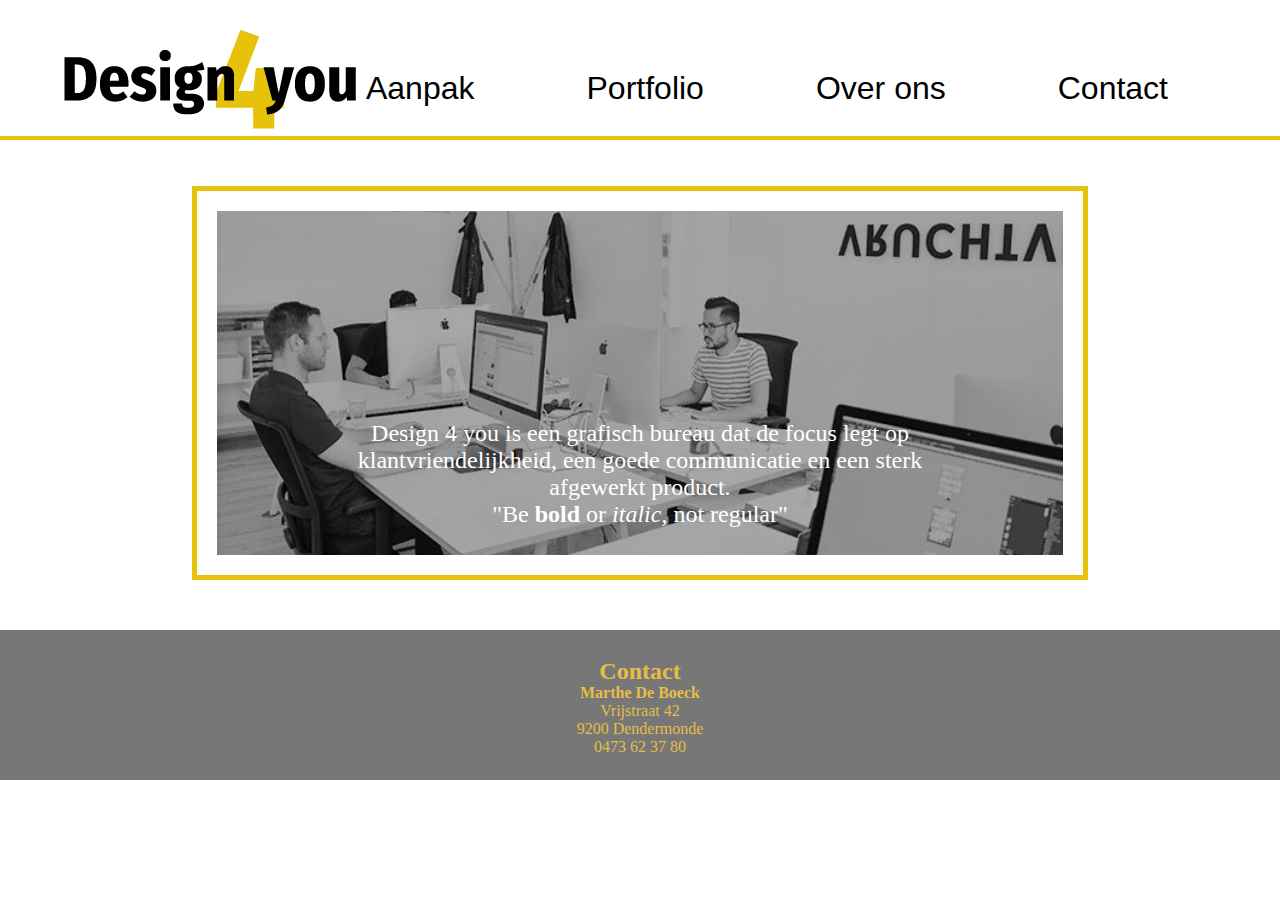
<file: index.html>
<!DOCTYPE html SYSTEM "about:legacy-compat"> 
<html dir="ltr" lang="nl-be" class="no-js" prefix="og: http://ogp.me/ns#">
    <title>Design4you</title>
    <link rel="stylesheet" type="text/css" href="css/main.css">
    <link rel="stylesheet" type="text/css" href="css/fonts.css">
    <meta name="viewport" content="width=device-width, initial-scale=1">

  </head>

  <body>
    <div class="navigatie">
			<div class="logo"><a href="index.html"><img src="assets/images/logo.jpg" alt="logo"></a></div>
			<div class="navlist">
				<ul>
					<a href="aanpak.html"><li>Aanpak</li></a>
					<a href="portfolio.html"><li>Portfolio</li></a>
					<a href="overons.html"><li>Over ons</li></a>
					<a href="contact.html"><li>Contact</li></a>
				</ul>
			</div>
		</div>  

    <div class="intro">
      <img src="assets/images/werkplaats.jpg" alt="">
      <p>Design 4 you is een grafisch bureau dat de focus legt op klantvriendelijkheid, een goede communicatie en een sterk afgewerkt product.<BR>"Be <strong>bold</strong> or <em>italic</em>, not regular"</p>
    </div>

 <footer>
			<div class="contact">
				<h2> Contact </h2> 
				<strong>Marthe De Boeck</strong><br>Vrijstraat 42<br>9200 Dendermonde<br>0473 62 37 80
			</div>
	</footer>

  </body>
</html>
</file>
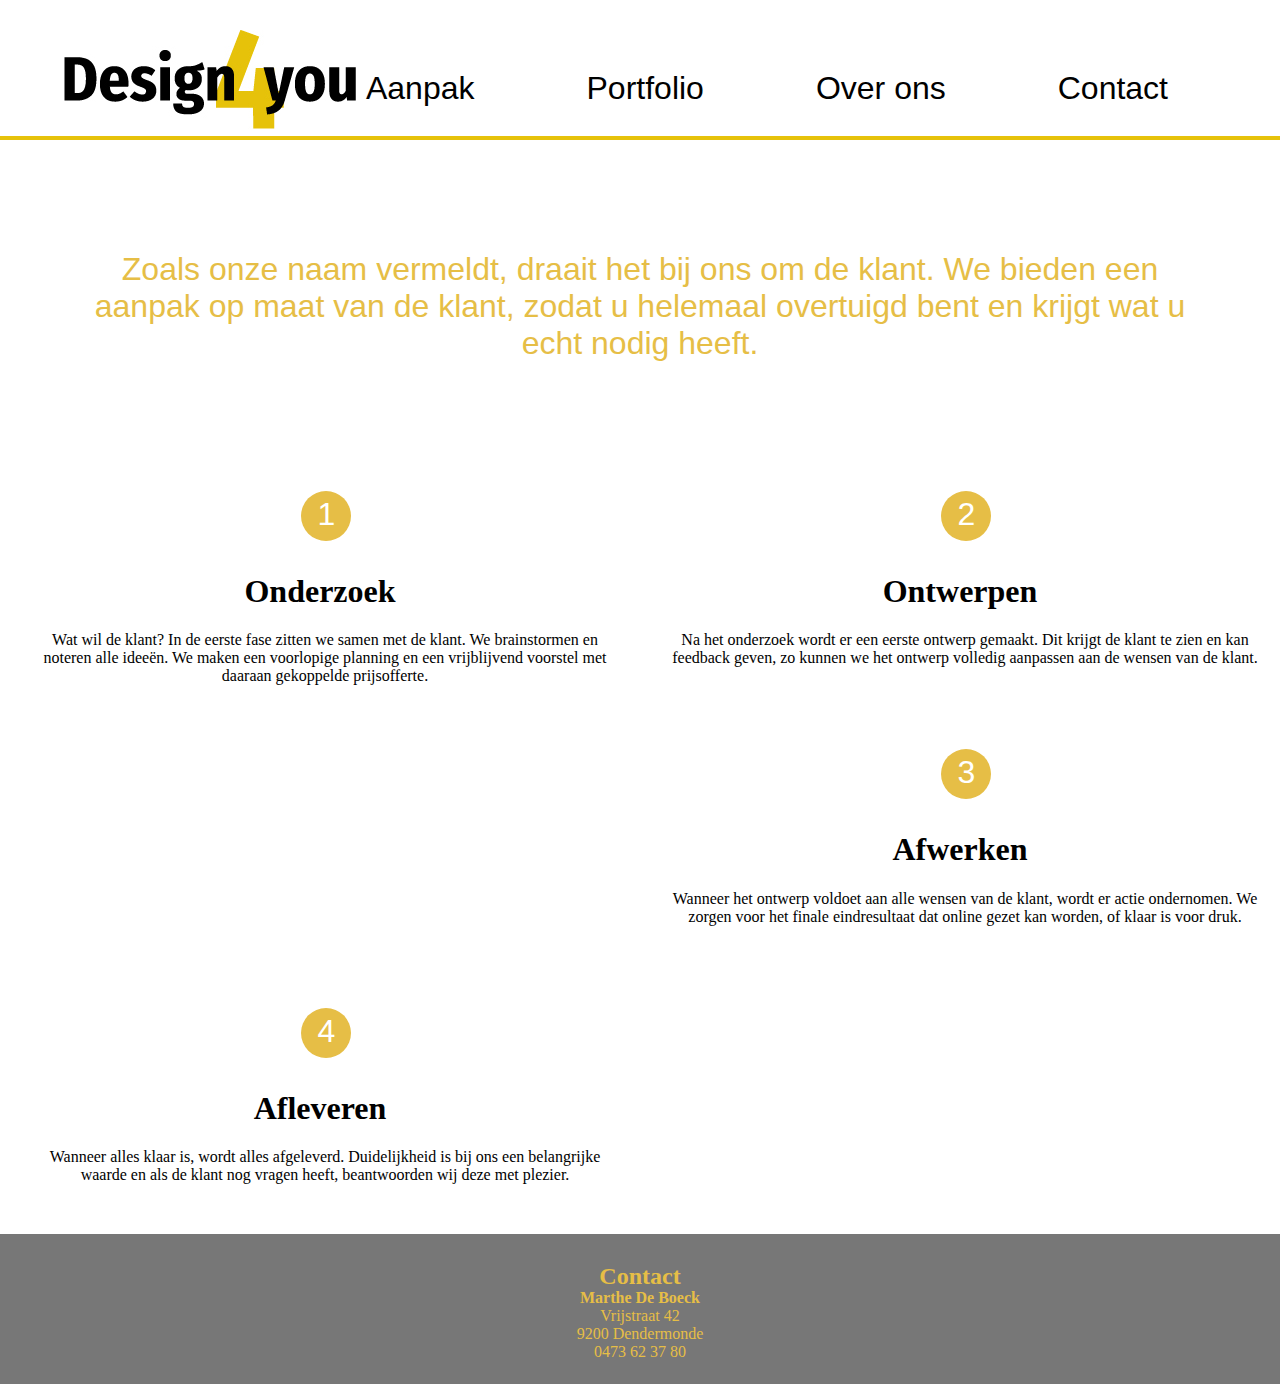
<file: aanpak.html>
<!DOCTYPE <html>
<html lang="en">
    <head>
        <title>Aanpak</title>
         <link rel="icon" type="image/png" href="assets/images/logo1.jpg" sizes="32x32">
        <link rel="stylesheet" type="text/css" href="css/main.css">
        <link rel="stylesheet" type="text/css" href="css/fonts.css">
        <link rel="stylesheet" type="text/css" href="css/grid.css">
    </head>
    <body>
          <div class="navigatie">
			<div class="logo"><a href="index.html"><img src="assets/images/logo.jpg" alt="logo"></a></div>
			<div class="navlist">
				<ul>
					<a href="aanpak.html"><li>Aanpak</li></a>
					<a href="portfolio.html"><li>Portfolio</li></a>
					<a href="overons.html"><li>Over ons</li></a>
					<a href="contact.html"><li>Contact</li></a>
				</ul>
			</div>
		</div>  

        <p class="motivering">Zoals onze naam vermeldt, draait het bij ons om de klant. We bieden een aanpak op maat van de klant, zodat u helemaal overtuigd bent en krijgt wat u echt nodig heeft.</p>

        <div class="onderzoek sf-grid__column-6">
            <div class="nummer"><p class="nr">1</p></div>
            <h1>Onderzoek</h1>
            <p class="uitleg">Wat wil de klant? In de eerste fase zitten we samen met de klant. We brainstormen en noteren alle ideeën. We maken een voorlopige planning en een vrijblijvend voorstel met daaraan gekoppelde prijsofferte.</p>
        </div>

        <div class="ontwerpen sf-grid__column-6">
            <div class="nummer"><p class="nr">2</p></div>
            <h1>Ontwerpen</h1>
            <p class="uitleg">Na het onderzoek wordt er een eerste ontwerp gemaakt. Dit krijgt de klant te zien en kan feedback geven, zo kunnen we het ontwerp volledig aanpassen aan de wensen van de klant.</p>
        </div>

        <div class="afwerken sf-grid__column-6">
            <div class="nummer"><p class="nr">3</p></div>
            <h1>Afwerken</h1>
            <p class="uitleg">Wanneer het ontwerp voldoet aan alle wensen van de klant, wordt er actie ondernomen. We zorgen voor het finale eindresultaat dat online gezet kan worden, of klaar is voor druk.</p>
        </div>

        <div class="afleveren sf-grid__column-6">
            <div class="nummer"><p class="nr">4</p></div>
            <h1>Afleveren</h1>
            <p class="uitleg">Wanneer alles klaar is, wordt alles afgeleverd. Duidelijkheid is bij ons een belangrijke waarde en als de klant nog vragen heeft, beantwoorden wij deze met plezier. </p>
        </div>

		<footer>
			<div class="contact">
				<h2> Contact </h2> 
				<strong>Marthe De Boeck</strong><br>Vrijstraat 42<br>9200 Dendermonde<br>0473 62 37 80
			</div>
		</footer>
    </body>
</html>
</file>
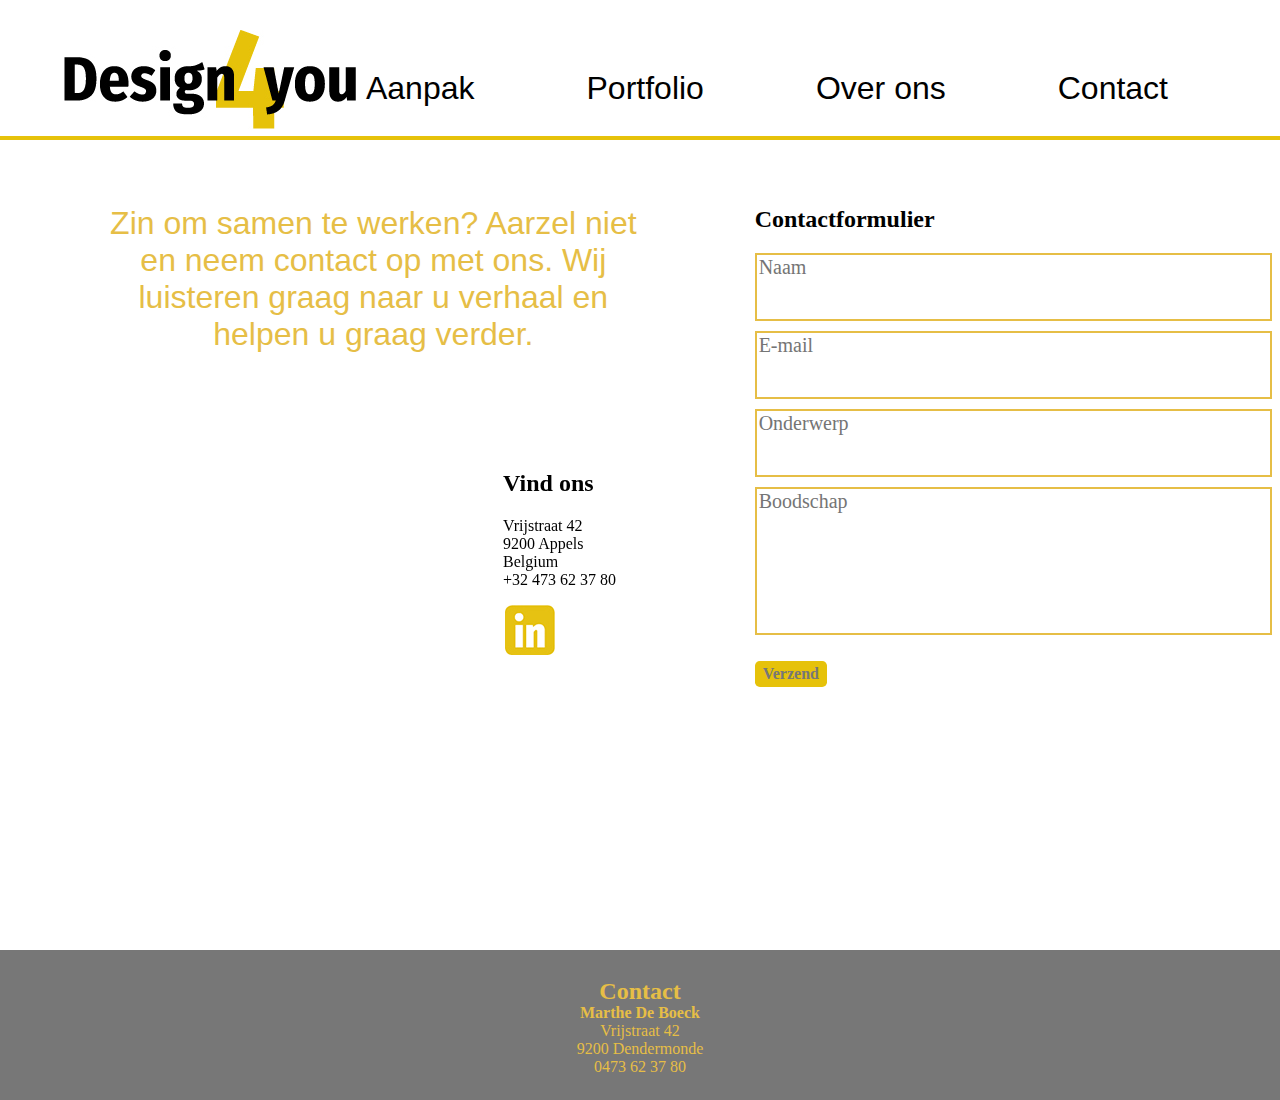
<file: contact.html>
<!DOCTYPE <html>
<html lang="en">
    <head>
        <title>Contact</title>
          <link rel="icon" type="image/png" href="assets/images/logo1.jpg" sizes="32x32">
        <link rel="stylesheet" type="text/css" href="css/main.css">
        <link rel="stylesheet" type="text/css" href="css/fonts.css">
        <link rel="stylesheet" type="text/css" href="css/grid.css">
    </head>
    <body>
   <div class="navigatie">
			<div class="logo"><a href="index.html"><img src="assets/images/logo.jpg" alt="logo"></a></div>
			<div class="navlist">
				<ul>
					<a href="aanpak.html"><li>Aanpak</li></a>
					<a href="portfolio.html"><li>Portfolio</li></a>
					<a href="overons.html"><li>Over ons</li></a>
					<a href="contact.html"><li>Contact</li></a>
				</ul>
			</div>
		</div>  

        <div class="sf-grid__column-7 contactinfo">
        <p id="contactgeg" class="motivering">Zin om samen te werken? Aarzel niet en neem contact op met ons. Wij luisteren graag naar u verhaal en helpen u graag verder.</p>
        
         <div id="googlemaps" class="sf-grid__column-8">
        <iframe src="https://www.google.com/maps/embed?pb=!1m18!1m12!1m3!1d2509.471162055719!2d4.052095916125492!3d51.02591807955885!2m3!1f0!2f0!3f0!3m2!1i1024!2i768!4f13.1!3m3!1m2!1s0x47c390b4abf43265%3A0xd8f06eb5a3dc6c61!2sVrijstraat+42%2C+9200+Dendermonde!5e0!3m2!1snl!2sbe!4v1495917379626" width="600" height="450" frameborder="0" style="border:0" allowfullscreen></iframe>
         </div>
        
        
        <div class="sf-grid__column-4">
                <h2>Vind ons</h2>
                <ul id="infolijst">
                    <li>Vrijstraat 42</li>
                    <li>9200 Appels</li>
                    <li>Belgium</li>
                    <li>+32 473 62 37 80</li>
                </ul>
            </div>
            <div class="socialmedia">
             <a href="https://www.linkedin.com/company-beta/22312319/" target="blank"><img src="assets/images/socialmedia.jpg" alt="linkedin"></a>
            </div>
        </div>

                   
        <div class="sf-grid__column-5 contactformulier">
            <h2>Contactformulier</h2>
            <ul>
                <li><input class="invulstrook" type="text" name="zoek" placeholder="Naam"></li>
                <li><input class="invulstrook" type="text" name="zoek" placeholder="E-mail"></li>
                <li><input class="invulstrook" type="text" name="zoek" placeholder="Onderwerp"></li>
                <li><input class="invulstrook boodschap" type="text" name="zoek" placeholder="Boodschap"></li>
            </ul>
             <a href="#" class="button">Verzend</a> 

        </div>



    <footer>
			<div class="contact">
				<h2> Contact </h2> 
				<strong>Marthe De Boeck</strong><br>Vrijstraat 42<br>9200 Dendermonde<br>0473 62 37 80
			</div>
	</footer>

    </body>
</html>
</file>
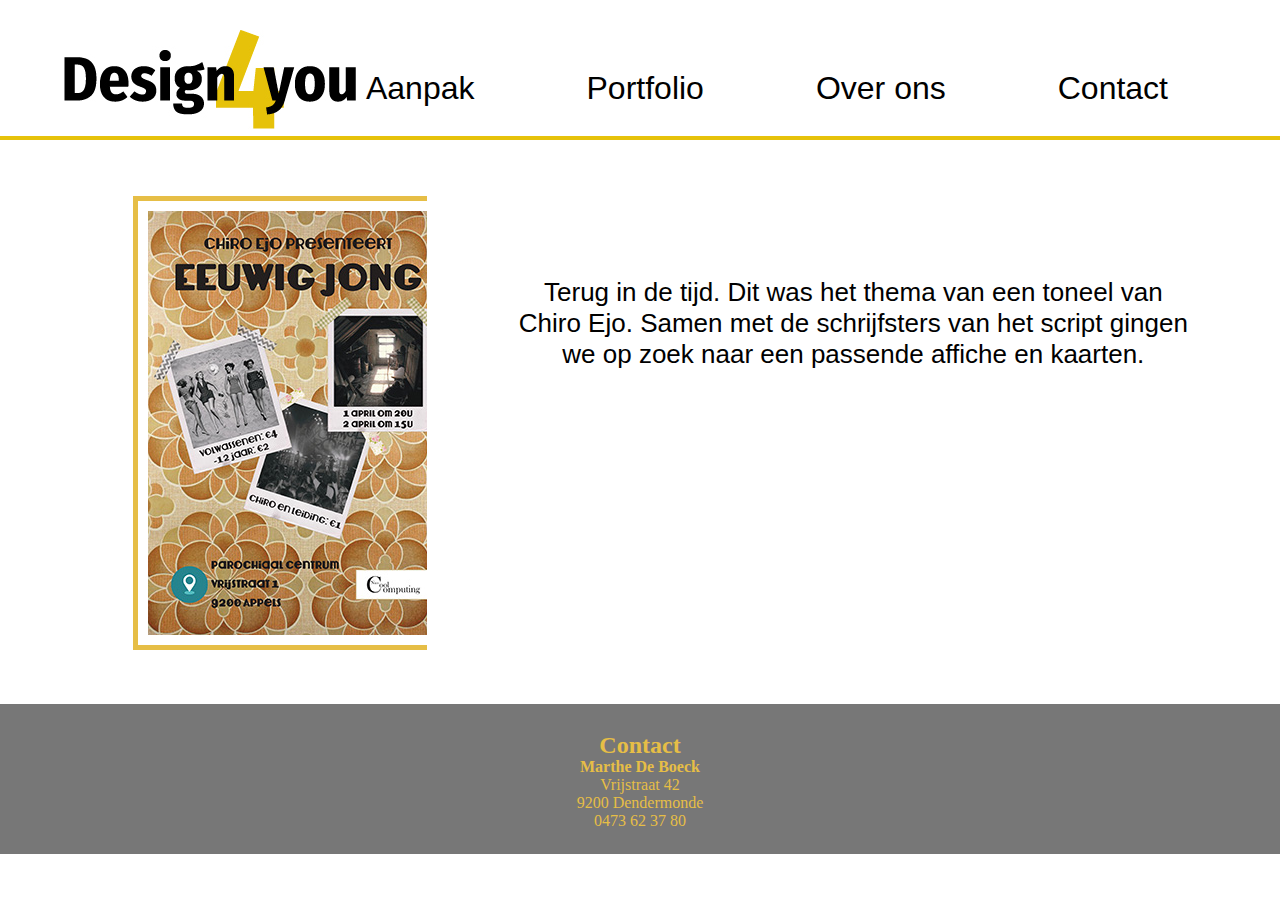
<file: detailpg.html>
<!DOCTYPE <html>
<html lang="en">
    <head>
        <title>Aanpak</title>
        <link rel="stylesheet" type="text/css" href="css/main.css">
        <link rel="stylesheet" type="text/css" href="css/fonts.css">
        <link rel="stylesheet" type="text/css" href="css/grid.css">
    </head>
    <body>
           <div class="navigatie">
			<div class="logo"><a href="index.html"><img src="assets/images/logo.jpg" alt="logo"></a></div>
			<div class="navlist">
				<ul>
					<a href="aanpak.html"><li>Aanpak</li></a>
					<a href="portfolio.html"><li>Portfolio</li></a>
					<a href="overons.html"><li>Over ons</li></a>
					<a href="contact.html"><li>Contact</li></a>
				</ul>
			</div>
		</div>  


        <div class="sf-grid__column-4">
            <img id="detailfoto" src="assets/images/portfolio1.jpg" alt="">
        </div>

        <div class="sf-grid__column-8">
            <p id="detail">Terug in de tijd. Dit was het thema van een toneel van Chiro Ejo. Samen met de schrijfsters van het script gingen we op zoek naar een passende affiche en kaarten. </p>
        </div>




		<footer>
			<div class="contact">
				<h2> Contact </h2> 
				<strong>Marthe De Boeck</strong><br>Vrijstraat 42<br>9200 Dendermonde<br>0473 62 37 80
			</div>
		</footer>
    </body>
</html>
</file>
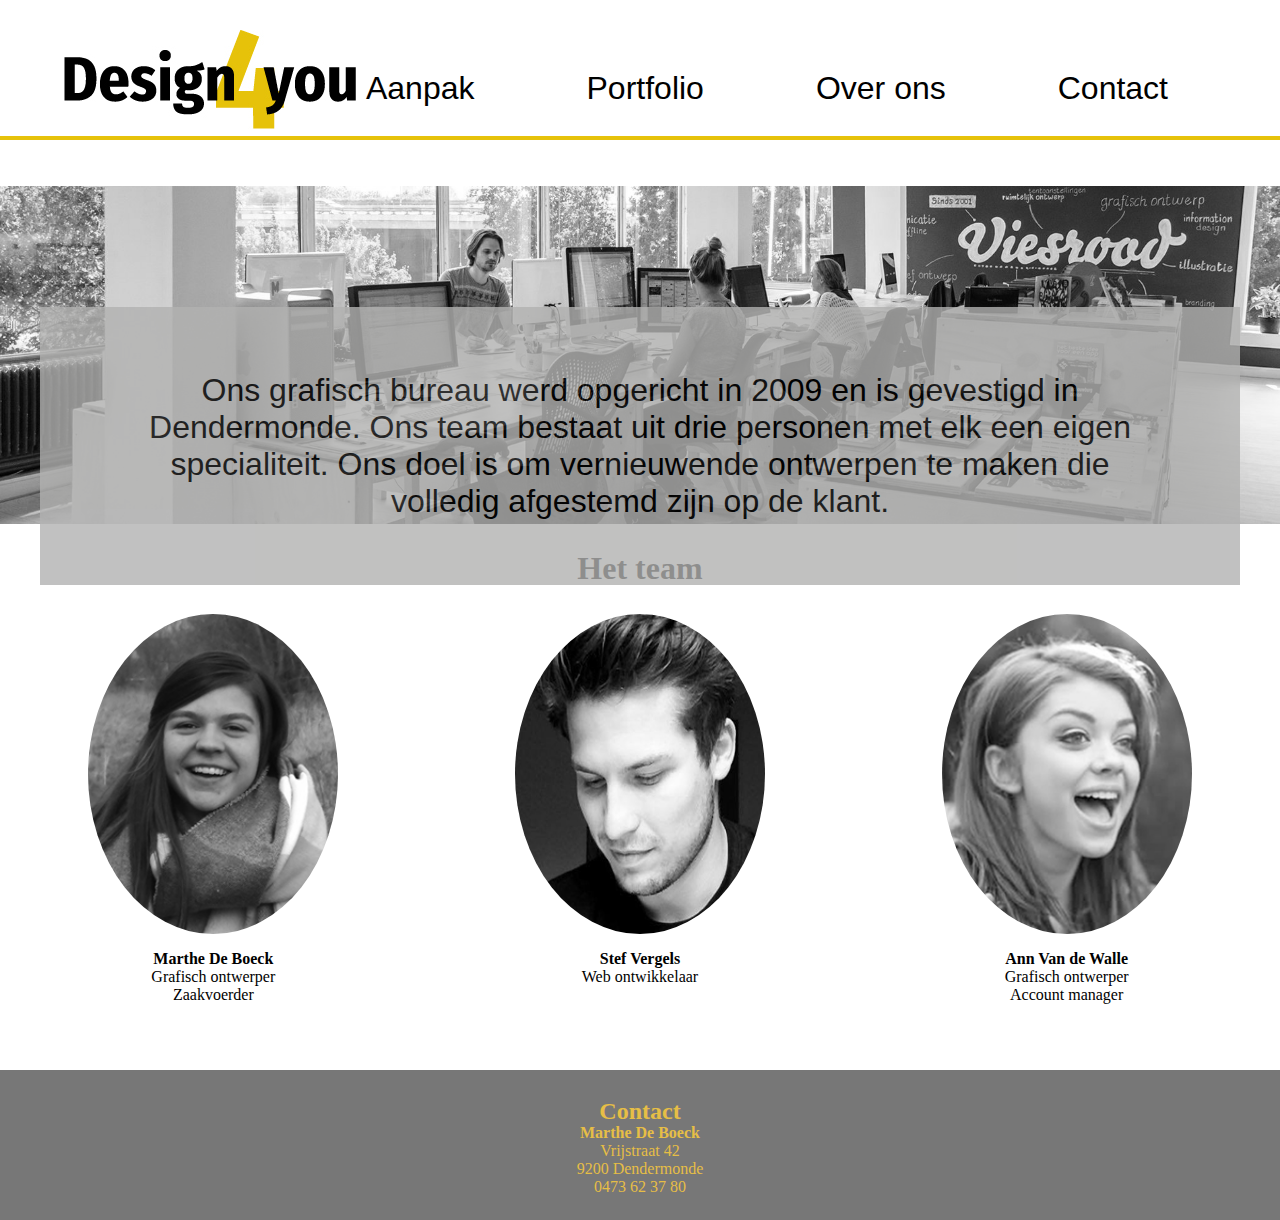
<file: overons.html>
<!DOCTYPE <html>
<html lang="en">
    <head>
        <title>Over ons</title>
          <link rel="icon" type="image/png" href="assets/images/logo1.jpg" sizes="32x32">
        <link rel="stylesheet" type="text/css" href="css/main.css">
        <link rel="stylesheet" type="text/css" href="css/fonts.css">
        <link rel="stylesheet" type="text/css" href="css/grid.css">
    </head>
    <body>
 
   <div class="navigatie">
			<div class="logo"><a href="index.html"><img src="assets/images/logo.jpg" alt="logo"></a></div>
			<div class="navlist">
				<ul>
					<a href="aanpak.html"><li>Aanpak</li></a>
					<a href="portfolio.html"><li>Portfolio</li></a>
					<a href="overons.html"><li>Over ons</li></a>
					<a href="contact.html"><li>Contact</li></a>
				</ul>
			</div>
		</div>  

        <div>
            <img id="bureaufoto" src="assets/images/bureaufoto1.jpg" alt="">
            <p id="overons" class="motivering">Ons grafisch bureau werd opgericht in 2009 en is gevestigd in Dendermonde. Ons team bestaat uit drie personen met elk een eigen specialiteit. Ons doel is om vernieuwende ontwerpen te maken die volledig afgestemd zijn op de klant.</p>
        </div>

        <div class="medewerkers">
            <h2 id="hetteam">Het team</h2>
            <div class="persoon1 sf-grid__column-4">
                <img class="personen" src="assets/images/marthe_de_boeck.jpg" alt="Marthe De Boeck">
                <ul>
                    <li><strong>Marthe De Boeck</strong></li>
                    <li>Grafisch ontwerper</li>
                    <li>Zaakvoerder</li>
                </ul>
            </div>

            <div class="persoon2 sf-grid__column-4">
                <img class="personen" src="assets/images/stef_vegrels.jpg" alt="Stef Vergels">
                <ul>
                    <li><strong>Stef Vergels</strong></li>
                    <li>Web ontwikkelaar</li>
                </ul>                
            </div>  

            <div class="persoon3 sf-grid__column-4">
                <img class="personen" src="assets/images/ann_van_de_walle.jpg" alt="Ann Van de Walle">
                <ul>
                    <li><strong>Ann Van de Walle</strong></li>
                    <li>Grafisch ontwerper</li>
                    <li>Account manager</li>
                </ul>
            </div>
        </div>

    <footer>
			<div class="contact">
				<h2> Contact </h2> 
				<strong>Marthe De Boeck</strong><br>Vrijstraat 42<br>9200 Dendermonde<br>0473 62 37 80
			</div>
		</footer>
    </body>
</html>
</file>
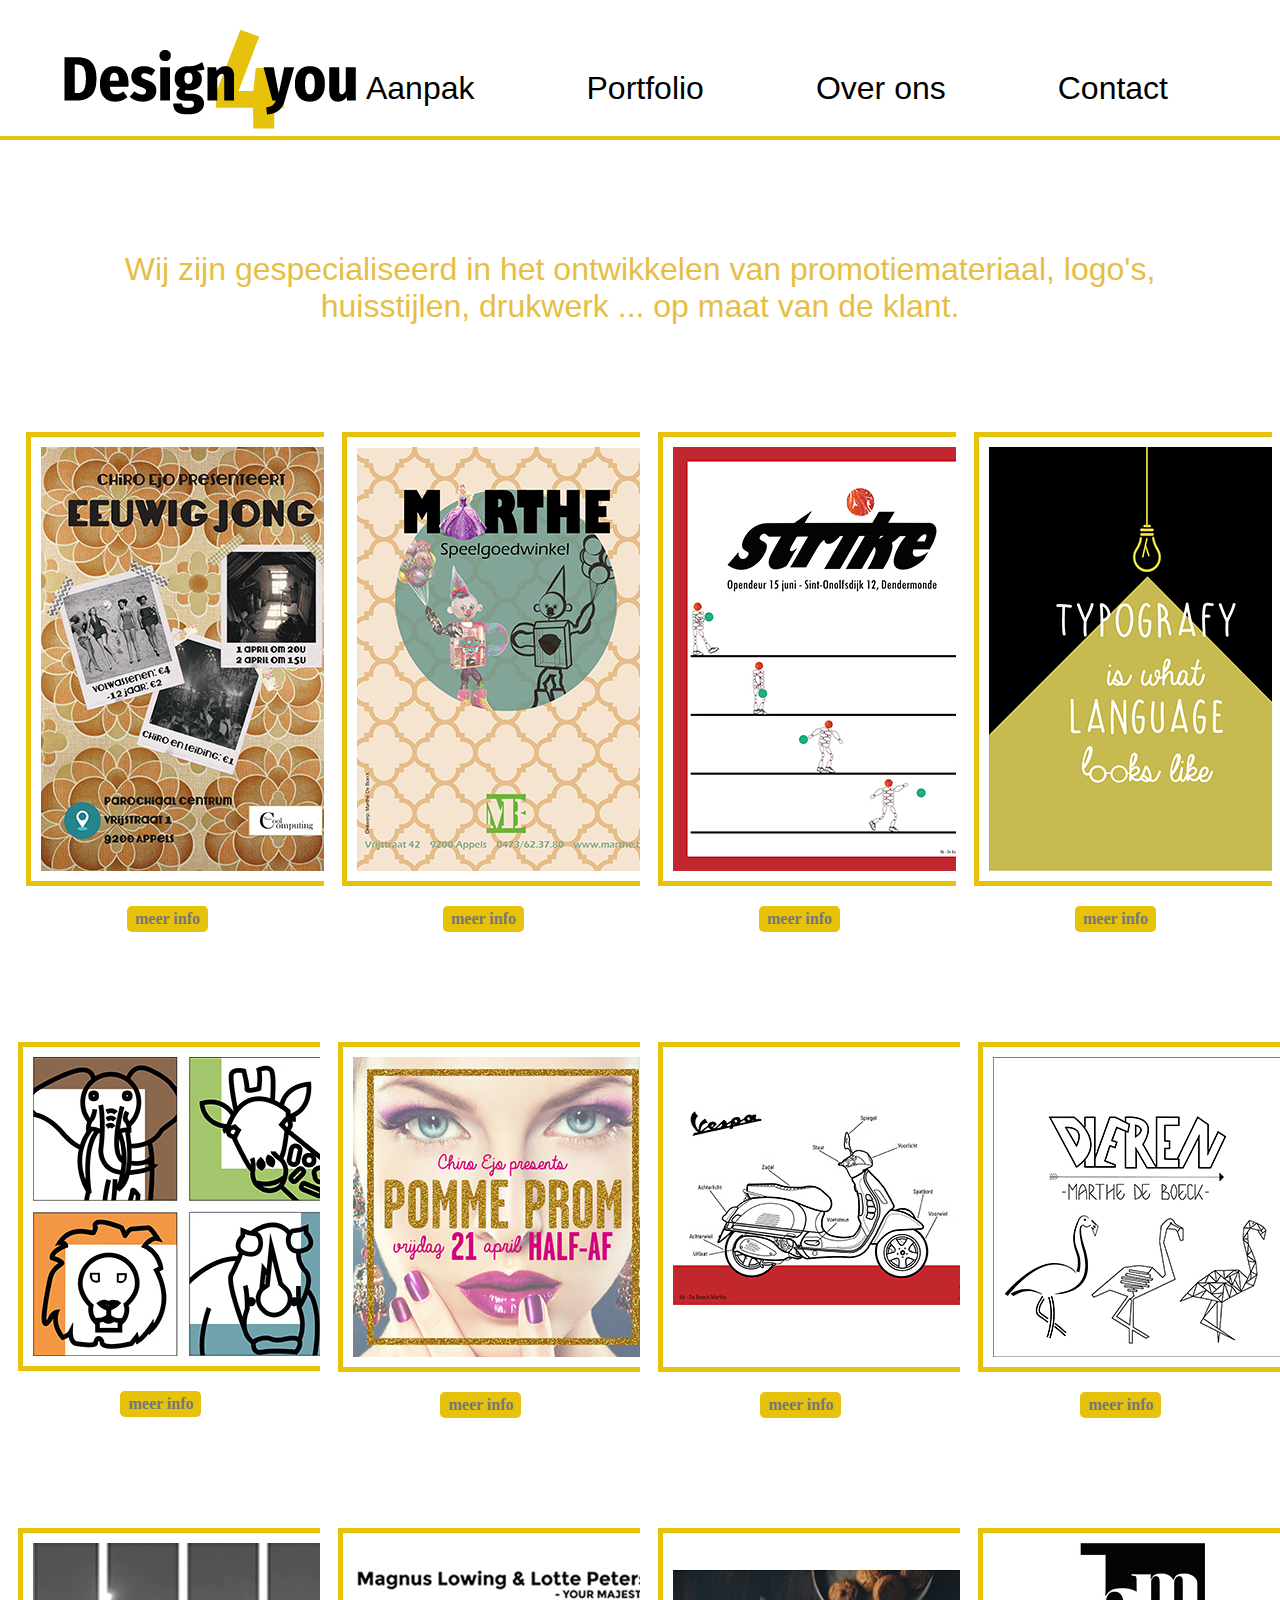
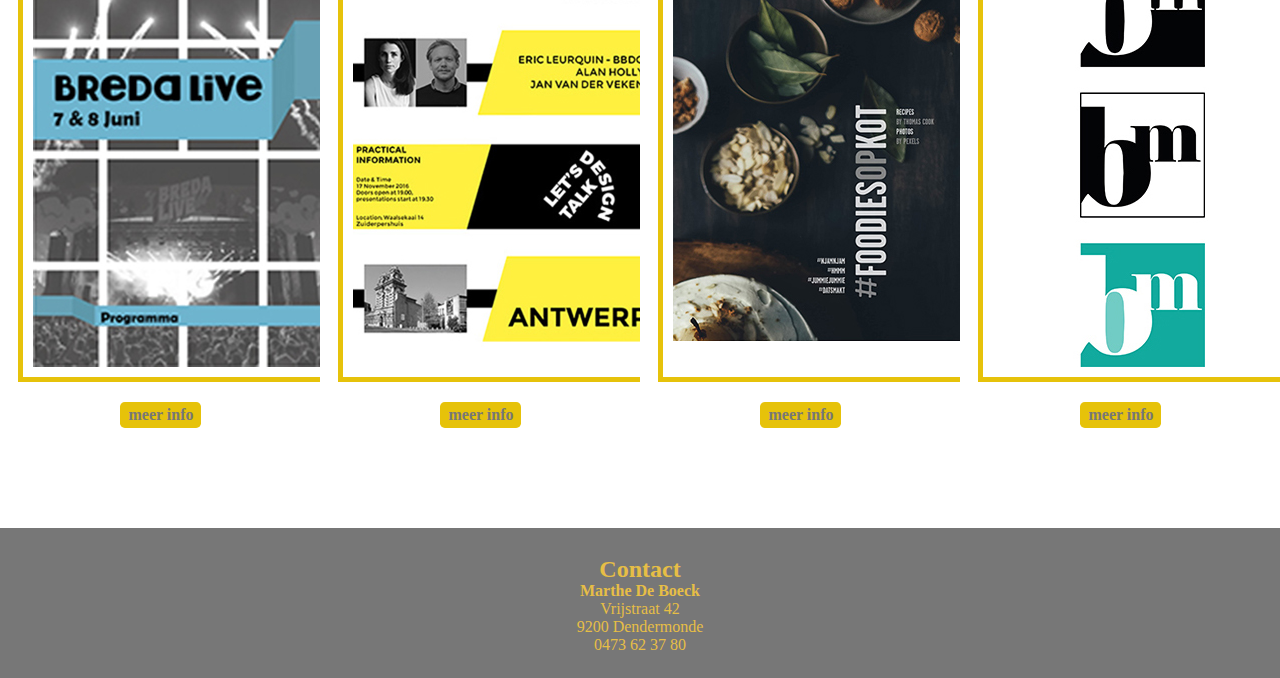
<file: portfolio.html>
<!DOCTYPE <html>
<html lang="en">
    <head>
        <title>Portfolio</title>
          <link rel="icon" type="image/png" href="assets/images/logo1.jpg" sizes="32x32">
        <link rel="stylesheet" type="text/css" href="css/main.css">
        <link rel="stylesheet" type="text/css" href="css/fonts.css">
        <link rel="stylesheet" type="text/css" href="css/grid.css">
    </head>
    <body>

		   <div class="navigatie">
			<div class="logo"><a href="index.html"><img src="assets/images/logo.jpg" alt="logo"></a></div>
			<div class="navlist">
				<ul>
					<a href="aanpak.html"><li>Aanpak</li></a>
					<a href="portfolio.html"><li>Portfolio</li></a>
					<a href="overons.html"><li>Over ons</li></a>
					<a href="contact.html"><li>Contact</li></a>
				</ul>
			</div>
		</div>  

        <p class="motivering">Wij zijn gespecialiseerd in het ontwikkelen van promotiemateriaal, logo's, huisstijlen, drukwerk ... op maat van de klant.</p>
        <div>

        <div class="reeksen sf-grid__column-12">
            <div class="portfoliofoto sf-grid__column-3">
                <img src="assets/images/portfolio1.jpg" alt="">
                <a href="detailpg.html" class="button">meer info</a> 
            </div>
            <div class="pommeprom portfoliofoto sf-grid__column-3">
                <img src="assets/images/portfolio6.jpg" alt="">
                <a href="detailpg.html" class="button">meer info</a>
            </div> 
            <div class="portfoliofoto sf-grid__column-3">
                <img src="assets/images/portfolio3.jpg" alt="">
                <a href="detailpg.html" class="button">meer info</a> 
            </div>
            <div class="portfoliofoto sf-grid__column-3">
                <img src="assets/images/portfolio9.jpg" alt="">
                <a href="detailpg.html" class="button">meer info</a> 
            </div>
        </div>

        <div>
            <div class="portfoliofoto sf-grid__column-3">
                <img src="assets/images/portfolio4.jpg" alt="">
                <a href="detailpg.html" class="button">meer info</a> 
            </div>
            <div class="portfoliofoto sf-grid__column-3">
                <img src="assets/images/portfolio2.jpg" alt="">              
                <a href="detailpg.html" class="button">meer info</a> 
            </div>
            <div class="portfoliofoto sf-grid__column-3">
                <img src="assets/images/portfolio12.jpg" alt="">
                <a href="detailpg.html" class="button">meer info</a> 
            </div>
            <div class="portfoliofoto sf-grid__column-3">
                <img src="assets/images/portfolio8.jpg" alt="">
                <a href="detailpg.html" class="button">meer info</a> 
            </div>
        </div>

        <div>
            <div class="portfoliofoto sf-grid__column-3">
                <img src="assets/images/portfolio5.jpg" alt="">
                <a href="detailpg.html" class="button">meer info</a> 
            </div>
            <div class="portfoliofoto sf-grid__column-3">
                <img src="assets/images/portfolio10.jpg" alt="">
                <a href="detailpg.html" class="button">meer info</a> 
            </div>
            <div class="portfoliofoto sf-grid__column-3">
                <img src="assets/images/portfolio11.jpg" alt="">
                <a href="detailpg.html" class="button">meer info</a> 
            </div>
            <div class="portfoliofoto sf-grid__column-3">
                <img src="assets/images/portfolio7.jpg" alt="">
                <a href="detailpg.html" class="button">meer info</a> 
            </div>
        </div>


        </div>
		<footer>
			<div class="contact">
				<h2> Contact </h2> 
				<strong>Marthe De Boeck</strong><br>Vrijstraat 42<br>9200 Dendermonde<br>0473 62 37 80
			</div>
		</footer>
    </body>
</html>
</file>
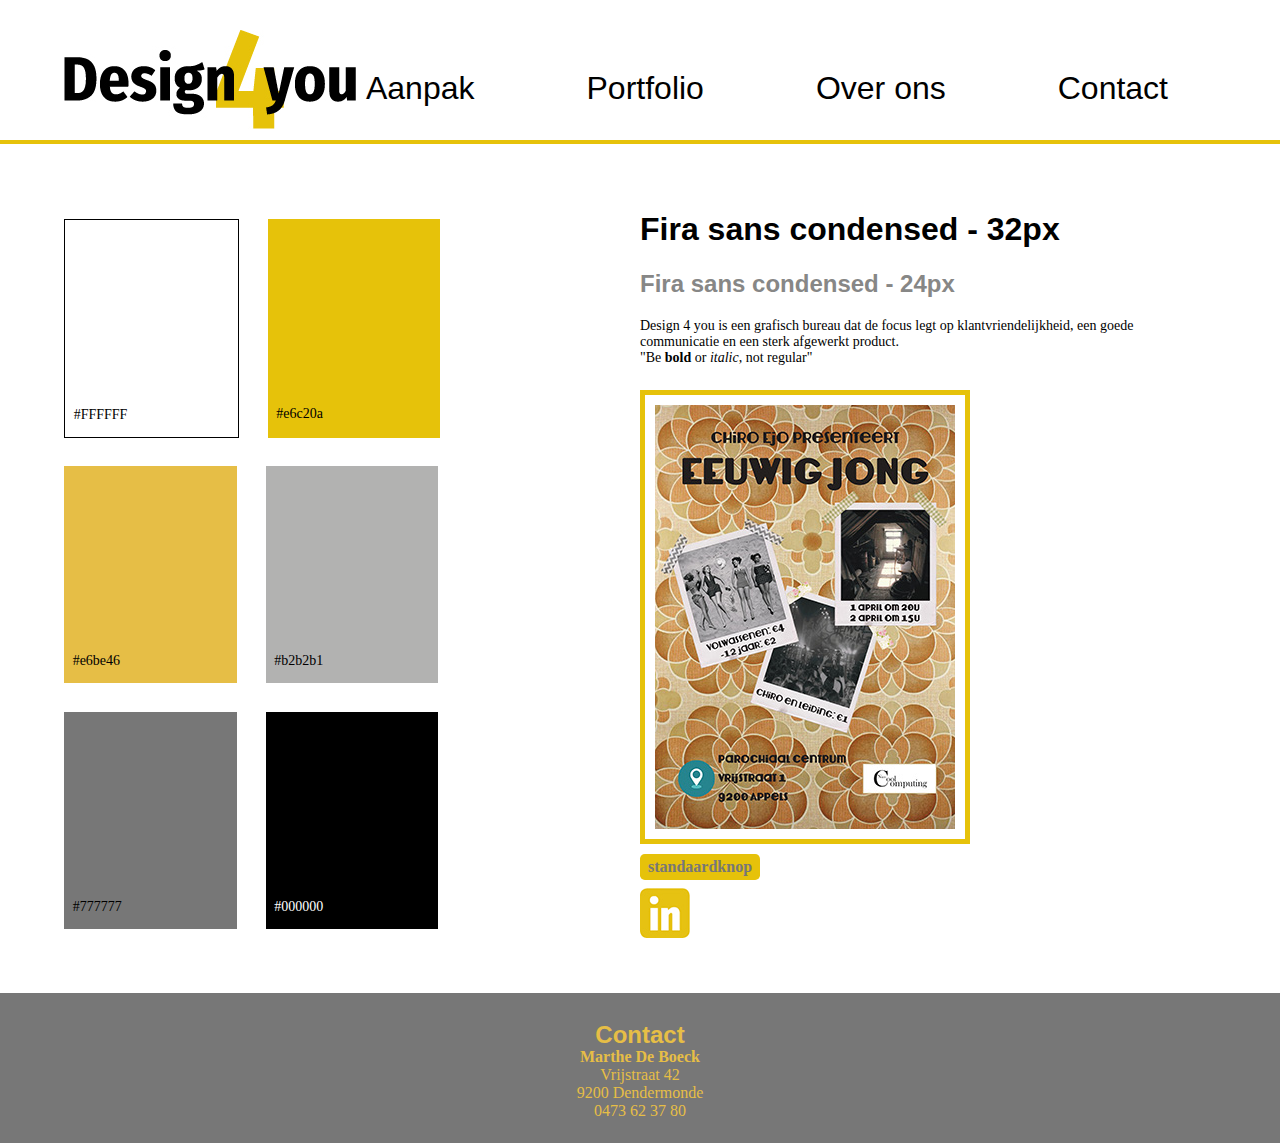
<file: style-tile.html>
<html>
	<head>
		<link rel="stylesheet" type="text/css" href="css/style-tile.css">
		 <link rel="icon" type="image/png" href="assets/images/logo1.jpg" sizes="32x32">
		 <title>Style-tile</title>
	</head>

	<body>
		<div class="navigatie">
			<div class="logo"><a href="#"><img src="assets/images/logo.jpg" alt="logo"></a></div>
			<div class="navlist">
				<ul>
					<a href="#"><li>Aanpak</li></a>
					<a href="#"><li>Portfolio</li></a>
					<a href="#"><li>Over ons</li></a>
					<a href="#"><li>Contact</li></a>
				</ul>
			</div>
		</div>

		<div>
			<div class="colors">
				<div id="color-1" class="color"><p>#FFFFFF</p></div>
				<div id="color-2" class="color"><p>#e6c20a</p></div>
				<div id="color-3" class="color"><p>#e6be46</p></div>
				<div id="color-4" class="color"><p>#b2b2b1</p></div>
				<div id="color-5" class="color"><p>#777777</p></div>
				<div id="color-6" class="color"><p>#000000</p></div>
			</div>

			<div class="text">
				<h1>Fira sans condensed - 32px</h1>
				<h2>Fira sans condensed - 24px</h2>
				<p>Design 4 you is een grafisch bureau dat de focus legt op klantvriendelijkheid, een goede communicatie en een sterk afgewerkt product.<BR>"Be <strong>bold</strong> or <em>italic</em>, not regular"</p>
				</div>

			<div class="images">
				<div class="portfolio1"><img src="assets/images/portfolio1.jpg" alt="portfolio1"></div>
				<div>
      			  <a href="#" class="button">standaardknop</a>    			
				</div>
				<div class="socialmedia">
      			  <a href="#"><img src="assets/images/socialmedia.jpg" alt="linkedin"></a> 			
				</div>
			</div>

			<div class="clear">
			</div>
				
		</div>
		<footer>
			<div class="contact">
				<h2> Contact </h2> 
				<strong>Marthe De Boeck</strong><br>Vrijstraat 42<br>9200 Dendermonde<br>0473 62 37 80
			</div>
		</footer>
	</body>
</html>
</file>
<file: css/main.css>
* {
  box-sizing: border-box;
}

html, body {
  margin: 0;
  padding: 0;
}

/*NAVIGATIE */
.navigatie{
	height: 110px;
	border-bottom: 4px solid #e6c20a;
	margin-top: 30px;
	margin-bottom: 46px;
}

.navlist {
	float: right;
}

.navlist ul{
	list-style: none;
	margin-top: 40px;
}

.navlist li{
	display: inline;
	font-family: 'Fira Sans Condensed', sans-serif;
    color: #000000;
    font-size: 32px;
	float: left;
	margin-right: 7rem;

}

li:active{
	color: #e6c20a
}

.logo{
	position: absolute;
	float: left;
	width: 30%;
	margin-left: 5%;
}

/*INDEX.HTML */
.intro img {
	width: 70%;
	margin: auto;
	position: relative;

	border: solid 5px #e6c20a;
	padding: 20px 20px 20px 20px;
}

.intro {
	text-align: center;
	margin-bottom: 46px;
	
}

.intro p{
	position: absolute;
    top: 50%;
    left: 50%;
    transform: translate(-50%, -50%);
    font-size: 24px;
	color: #ffffff;

}

/*AANPAK.HTML */
.uitleg {
	margin: 0 10 0 20; 
}


.motivering{
	text-align: center;
	font-family: 'Fira Sans Condensed', sans-serif;
	font-size: 32px;
	color: #e6be46;
	padding: 65 80 65 80;
}

.nr {
	border-radius: 50%;
	background: #e6be46;
	width: 50px;
	height: 50px;
	font-family: 'Fira Sans Condensed', sans-serif;
	color: #ffffff;
	font-size: 32px;
	text-align: center;
	padding-top: 5px;
}

.nummer{
	margin: auto;
	width: 6%; 
}

#nav2 {
	margin-bottom: 0px;
}


.onderzoek, .ontwerpen, .afwerken, .afleveren{
	text-align: center;
	margin-bottom: 50px;
}

/*PORTFOLIO.HTML */

.button {
    border-radius: .30em;
    border-width: 0 0 .25em;
    display: inline-block;
    font-weight: bold;
    padding: .25em .5em;
    text-decoration: none;
    background-color: #e6c20a;
    color: #777777;
}


.button:hover {
    background-color: #777777;
    color: #e6c20a;
}

.portfoliofoto a {
	margin-bottom: 100px;
	display: inline-block;
	margin-left: 37%;
}

.portfoliofoto img{
	border: 5px solid #e6c20a;
	padding: 10px;
	margin: 10px;
	margin-bottom: 20px;
}

/*OVERONS.HTML */

#overons{
	position: absolute;
    top: 46%;
    left: 50%;
    transform: translate(-50%, -50%);
    color: #000000;
    font-size: 32px;
	width: 1200px;
	background-color: #b2b2b1;
	opacity: 0.8;
}

#hetteam {
	font-size: 32px;
}

#bureaufoto {
	width: 100%;
}

.medewerkers ul{
	list-style: none;
	padding-left: 0px;
}

.medewerkers {
	text-align: center;
}

.medewerkers img{
	height: 320px;
	width: 250px;
	border-radius: 50%;
}

.persoon1{
	margin-bottom: 50px;
}

/*CONTACT.HTML */

.contactformulier li{
	list-style: none;
}

#infolijst{
	list-style: none;
	padding-left: 0px;
}

.contactinfo img{
	padding: 0 10 40 40;
}

#contactgeg {
	padding-top: 0;
	margin-top: 19px;
}

.contactformulier ul{
	padding-left: 0;
}

.invulstrook {
	border: solid 2px #e6be46;
	width: 100%;
	padding-bottom: 40px;
	margin-bottom: 10px;
	font-family: 'Noto Serif', serif;
	font-size: 20;
}

#googlemaps {
	margin-bottom: 50px;

}

.boodschap {
	padding-bottom: 120px;
}

.socialmedia img{
	padding-left: 10px;
}

/* DETAILPG.HTML */

#detail{ 
	text-align: center;
	font-family: 'Noto Serif', sans-serif;
	font-size: 26px;
	color: #000000;
	padding: 65 80 65 80;
}

#detailfoto {
	margin: 10 0 54 125;
	border: solid 5px #e6be46;
	padding: 10 10 10 10;
}


/* FOOTER */
footer{
	clear: both;
	height: 150px;
	display: flex;
	justify-content: space-between;
	background-color: #777777;
}
.contact{
	text-align: center;

	margin: auto;
	color: #e6be46;
	padding-bottom: 15px;
}

.contact h2{
	color: #e6be46;
	margin-bottom: -1px;
}
/*END FOOTER */
</file>
<file: css/fonts.css>
@import url('https://fonts.googleapis.com/css?family=Open+Sans|Roboto');
</file>
<file: css/grid.css>
/**
 * Clear inner floats
 */
.asm-clearfix {
  zoom: 1; }
  .asm-clearfix:before, .asm-clearfix:after {
    content: "\0020";
    display: block;
    height: 0;
    overflow: hidden; }
  .asm-clearfix:after {
    clear: both; }

/**
 * Hide text while making it readable for screen readers
 * 1. Needed in WebKit-based browsers because of an implementation bug;
 *    See: https://code.google.com/p/chromium/issues/detail?id=457146
 */
.asm-hide-text {
  overflow: hidden;
  padding: 0;
  /* 1 */
  text-indent: 101%;
  white-space: nowrap; }

/**
 * Hide element while making it readable for screen readers
 * Shamelessly borrowed from HTML5Boilerplate:
 * https://github.com/h5bp/html5-boilerplate/blob/master/src/css/main.css#L119-L133
 */
.asm-visually-hidden {
  border: 0;
  clip: rect(0 0 0 0);
  height: 1px;
  margin: -1px;
  overflow: hidden;
  padding: 0;
  position: absolute;
  width: 1px; }

/**
 * Set up a decent box model on the root element
 */
html {
  box-sizing: border-box; }

/**
 * Make all elements from the DOM inherit from the parent box-sizing
 * Since `*` has a specificity of 0, it does not override the `html` value
 * making all elements inheriting from the root box-sizing value
 * See: https://css-tricks.com/inheriting-box-sizing-probably-slightly-better-best-practice/
 */
*, *::before, *::after {
  box-sizing: inherit; }

/**
 * Basic styles for links
 */
/*a {
  color: $brand-color;
  text-decoration: none;

  @include on-event {
    color: $text-color;
    text-decoration: underline;
  }
}
*/
.sf-grid__container-fluid {
  max-width: 100%;
  margin: 0 auto;
  padding-left: 1rem;
  padding-right: 1rem;
  zoom: 1; }
  .sf-grid__container-fluid:before, .sf-grid__container-fluid:after {
    content: "\0020";
    display: block;
    height: 0;
    overflow: hidden; }
  .sf-grid__container-fluid:after {
    clear: both; }

.sf-grid__container {
  max-width: 71.25rem;
  margin: 0 auto;
  padding-left: 1rem;
  padding-right: 1rem;
  zoom: 1; }
  .sf-grid__container:before, .sf-grid__container:after {
    content: "\0020";
    display: block;
    height: 0;
    overflow: hidden; }
  .sf-grid__container:after {
    clear: both; }

.sf-demo {
    margin-bottom: 1rem;
}
.sf-demo *[class*=sf-grid__column] {
    background: #0AC;
    height: 86px;
    border: 2px solid rgba(33, 33, 33, 0.6);
}

.sf-demo *[class*=sf-grid__column] > div {
    background: #C07;
    height: 100%;
}

.sf-grid__row {
  margin-left: -0.5rem;
  margin-right: -0.5rem;
  zoom: 1; }
  .sf-grid__row:before, .sf-grid__row:after {
    content: "\0020";
    display: block;
    height: 0;
    overflow: hidden; }
  .sf-grid__row:after {
    clear: both; }

.sf-grid__column-1, .sf-grid__column-2, .sf-grid__column-3, .sf-grid__column-4, .sf-grid__column-5, .sf-grid__column-6, .sf-grid__column-7, .sf-grid__column-8, .sf-grid__column-9, .sf-grid__column-10, .sf-grid__column-11, .sf-grid__column-12, .sf-grid__column-xxsm-1, .sf-grid__column-xxsm-2, .sf-grid__column-xxsm-3, .sf-grid__column-xxsm-4, .sf-grid__column-xxsm-5, .sf-grid__column-xxsm-6, .sf-grid__column-xxsm-7, .sf-grid__column-xxsm-8, .sf-grid__column-xxsm-9, .sf-grid__column-xxsm-10, .sf-grid__column-xxsm-11, .sf-grid__column-xxsm-12, .sf-grid__column-xsm-1, .sf-grid__column-xsm-2, .sf-grid__column-xsm-3, .sf-grid__column-xsm-4, .sf-grid__column-xsm-5, .sf-grid__column-xsm-6, .sf-grid__column-xsm-7, .sf-grid__column-xsm-8, .sf-grid__column-xsm-9, .sf-grid__column-xsm-10, .sf-grid__column-xsm-11, .sf-grid__column-xsm-12, .sf-grid__column-sm-1, .sf-grid__column-sm-2, .sf-grid__column-sm-3, .sf-grid__column-sm-4, .sf-grid__column-sm-5, .sf-grid__column-sm-6, .sf-grid__column-sm-7, .sf-grid__column-sm-8, .sf-grid__column-sm-9, .sf-grid__column-sm-10, .sf-grid__column-sm-11, .sf-grid__column-sm-12, .sf-grid__column-md-1, .sf-grid__column-md-2, .sf-grid__column-md-3, .sf-grid__column-md-4, .sf-grid__column-md-5, .sf-grid__column-md-6, .sf-grid__column-md-7, .sf-grid__column-md-8, .sf-grid__column-md-9, .sf-grid__column-md-10, .sf-grid__column-md-11, .sf-grid__column-md-12, .sf-grid__column-lg-1, .sf-grid__column-lg-2, .sf-grid__column-lg-3, .sf-grid__column-lg-4, .sf-grid__column-lg-5, .sf-grid__column-lg-6, .sf-grid__column-lg-7, .sf-grid__column-lg-8, .sf-grid__column-lg-9, .sf-grid__column-lg-10, .sf-grid__column-lg-11, .sf-grid__column-lg-12, .sf-grid__column-xlg-1, .sf-grid__column-xlg-2, .sf-grid__column-xlg-3, .sf-grid__column-xlg-4, .sf-grid__column-xlg-5, .sf-grid__column-xlg-6, .sf-grid__column-xlg-7, .sf-grid__column-xlg-8, .sf-grid__column-xlg-9, .sf-grid__column-xlg-10, .sf-grid__column-xlg-11, .sf-grid__column-xlg-12, .sf-grid__column-xxlg-1, .sf-grid__column-xxlg-2, .sf-grid__column-xxlg-3, .sf-grid__column-xxlg-4, .sf-grid__column-xxlg-5, .sf-grid__column-xxlg-6, .sf-grid__column-xxlg-7, .sf-grid__column-xxlg-8, .sf-grid__column-xxlg-9, .sf-grid__column-xxlg-10, .sf-grid__column-xxlg-11, .sf-grid__column-xxlg-12 {
  position: relative;
  float: left;
  padding-left: 0.5rem;
  padding-right: 0.5rem;
  width: 100%;
  min-height: 1px;
  overflow: hidden; }

.sf-grid__column-1 {
  width: 8.33333%; }

.sf-grid__column-2 {
  width: 16.66667%; }

.sf-grid__column-3 {
  width: 25%; }

.sf-grid__column-4 {
  width: 33.33333%; }

.sf-grid__column-5 {
  width: 41.66667%; }

.sf-grid__column-6 {
  width: 50%; }

.sf-grid__column-7 {
  width: 58.33333%; }

.sf-grid__column-8 {
  width: 66.66667%; }

.sf-grid__column-9 {
  width: 75%; }

.sf-grid__column-10 {
  width: 83.33333%; }

.sf-grid__column-11 {
  width: 91.66667%; }

.sf-grid__column-12 {
  width: 100%; }

.sf-grid__offset-1 {
  margin-left: 8.33333%; }

.sf-grid__offset-2 {
  margin-left: 16.66667%; }

.sf-grid__offset-3 {
  margin-left: 25%; }

.sf-grid__offset-4 {
  margin-left: 33.33333%; }

.sf-grid__offset-5 {
  margin-left: 41.66667%; }

.sf-grid__offset-6 {
  margin-left: 50%; }

.sf-grid__offset-7 {
  margin-left: 58.33333%; }

.sf-grid__offset-8 {
  margin-left: 66.66667%; }

.sf-grid__offset-9 {
  margin-left: 75%; }

.sf-grid__offset-10 {
  margin-left: 83.33333%; }

.sf-grid__offset-11 {
  margin-left: 91.66667%; }

.sf-grid__push-1 {
  left: 8.33333%; }

.sf-grid__push-2 {
  left: 16.66667%; }

.sf-grid__push-3 {
  left: 25%; }

.sf-grid__push-4 {
  left: 33.33333%; }

.sf-grid__push-5 {
  left: 41.66667%; }

.sf-grid__push-6 {
  left: 50%; }

.sf-grid__push-7 {
  left: 58.33333%; }

.sf-grid__push-8 {
  left: 66.66667%; }

.sf-grid__push-9 {
  left: 75%; }

.sf-grid__push-10 {
  left: 83.33333%; }

.sf-grid__push-11 {
  left: 91.66667%; }

.sf-grid__pull-1 {
  right: 8.33333%; }

.sf-grid__pull-2 {
  right: 16.66667%; }

.sf-grid__pull-3 {
  right: 25%; }

.sf-grid__pull-4 {
  right: 33.33333%; }

.sf-grid__pull-5 {
  right: 41.66667%; }

.sf-grid__pull-6 {
  right: 50%; }

.sf-grid__pull-7 {
  right: 58.33333%; }

.sf-grid__pull-8 {
  right: 66.66667%; }

.sf-grid__pull-9 {
  right: 75%; }

.sf-grid__pull-10 {
  right: 83.33333%; }

.sf-grid__pull-11 {
  right: 91.66667%; }

.sf-grid__hidden {
  display: none; }

.sf-grid__visible {
  display: block; }

@media (min-width: 0) {
  .sf-grid__column-xxsm-1 {
    width: 8.33333%; }

  .sf-grid__column-xxsm-2 {
    width: 16.66667%; }

  .sf-grid__column-xxsm-3 {
    width: 25%; }

  .sf-grid__column-xxsm-4 {
    width: 33.33333%; }

  .sf-grid__column-xxsm-5 {
    width: 41.66667%; }

  .sf-grid__column-xxsm-6 {
    width: 50%; }

  .sf-grid__column-xxsm-7 {
    width: 58.33333%; }

  .sf-grid__column-xxsm-8 {
    width: 66.66667%; }

  .sf-grid__column-xxsm-9 {
    width: 75%; }

  .sf-grid__column-xxsm-10 {
    width: 83.33333%; }

  .sf-grid__column-xxsm-11 {
    width: 91.66667%; }

  .sf-grid__column-xxsm-12 {
    width: 100%; }

  .sf-grid__offset-xxsm-1 {
    margin-left: 8.33333%; }

  .sf-grid__offset-xxsm-2 {
    margin-left: 16.66667%; }

  .sf-grid__offset-xxsm-3 {
    margin-left: 25%; }

  .sf-grid__offset-xxsm-4 {
    margin-left: 33.33333%; }

  .sf-grid__offset-xxsm-5 {
    margin-left: 41.66667%; }

  .sf-grid__offset-xxsm-6 {
    margin-left: 50%; }

  .sf-grid__offset-xxsm-7 {
    margin-left: 58.33333%; }

  .sf-grid__offset-xxsm-8 {
    margin-left: 66.66667%; }

  .sf-grid__offset-xxsm-9 {
    margin-left: 75%; }

  .sf-grid__offset-xxsm-10 {
    margin-left: 83.33333%; }

  .sf-grid__offset-xxsm-11 {
    margin-left: 91.66667%; }

  .sf-grid__push-xxsm-1 {
    left: 8.33333%; }

  .sf-grid__push-xxsm-2 {
    left: 16.66667%; }

  .sf-grid__push-xxsm-3 {
    left: 25%; }

  .sf-grid__push-xxsm-4 {
    left: 33.33333%; }

  .sf-grid__push-xxsm-5 {
    left: 41.66667%; }

  .sf-grid__push-xxsm-6 {
    left: 50%; }

  .sf-grid__push-xxsm-7 {
    left: 58.33333%; }

  .sf-grid__push-xxsm-8 {
    left: 66.66667%; }

  .sf-grid__push-xxsm-9 {
    left: 75%; }

  .sf-grid__push-xxsm-10 {
    left: 83.33333%; }

  .sf-grid__push-xxsm-11 {
    left: 91.66667%; }

  .sf-grid__pull-xxsm-1 {
    right: 8.33333%; }

  .sf-grid__pull-xxsm-2 {
    right: 16.66667%; }

  .sf-grid__pull-xxsm-3 {
    right: 25%; }

  .sf-grid__pull-xxsm-4 {
    right: 33.33333%; }

  .sf-grid__pull-xxsm-5 {
    right: 41.66667%; }

  .sf-grid__pull-xxsm-6 {
    right: 50%; }

  .sf-grid__pull-xxsm-7 {
    right: 58.33333%; }

  .sf-grid__pull-xxsm-8 {
    right: 66.66667%; }

  .sf-grid__pull-xxsm-9 {
    right: 75%; }

  .sf-grid__pull-xxsm-10 {
    right: 83.33333%; }

  .sf-grid__pull-xxsm-11 {
    right: 91.66667%; }

  .sf-grid__hidden-xxsm {
    display: none; }

  .sf-grid__visible-xxsm {
    display: block; } }
@media (min-width: 20rem) {
  .sf-grid__column-xsm-1 {
    width: 8.33333%; }

  .sf-grid__column-xsm-2 {
    width: 16.66667%; }

  .sf-grid__column-xsm-3 {
    width: 25%; }
  .sf-grid__column-xsm-4 {
    width: 33.33333%; }

  .sf-grid__column-xsm-5 {
    width: 41.66667%; }

  .sf-grid__column-xsm-6 {
    width: 50%; }

  .sf-grid__column-xsm-7 {
    width: 58.33333%; }

  .sf-grid__column-xsm-8 {
    width: 66.66667%; }

  .sf-grid__column-xsm-9 {
    width: 75%; }

  .sf-grid__column-xsm-10 {
    width: 83.33333%; }

  .sf-grid__column-xsm-11 {
    width: 91.66667%; }

  .sf-grid__column-xsm-12 {
    width: 100%; }

  .sf-grid__offset-xsm-1 {
    margin-left: 8.33333%; }

  .sf-grid__offset-xsm-2 {
    margin-left: 16.66667%; }

  .sf-grid__offset-xsm-3 {
    margin-left: 25%; }

  .sf-grid__offset-xsm-4 {
    margin-left: 33.33333%; }

  .sf-grid__offset-xsm-5 {
    margin-left: 41.66667%; }

  .sf-grid__offset-xsm-6 {
    margin-left: 50%; }

  .sf-grid__offset-xsm-7 {
    margin-left: 58.33333%; }

  .sf-grid__offset-xsm-8 {
    margin-left: 66.66667%; }

  .sf-grid__offset-xsm-9 {
    margin-left: 75%; }

  .sf-grid__offset-xsm-10 {
    margin-left: 83.33333%; }

  .sf-grid__offset-xsm-11 {
    margin-left: 91.66667%; }

  .sf-grid__push-xsm-1 {
    left: 8.33333%; }

  .sf-grid__push-xsm-2 {
    left: 16.66667%; }

  .sf-grid__push-xsm-3 {
    left: 25%; }

  .sf-grid__push-xsm-4 {
    left: 33.33333%; }

  .sf-grid__push-xsm-5 {
    left: 41.66667%; }

  .sf-grid__push-xsm-6 {
    left: 50%; }

  .sf-grid__push-xsm-7 {
    left: 58.33333%; }

  .sf-grid__push-xsm-8 {
    left: 66.66667%; }

  .sf-grid__push-xsm-9 {
    left: 75%; }

  .sf-grid__push-xsm-10 {
    left: 83.33333%; }

  .sf-grid__push-xsm-11 {
    left: 91.66667%; }

  .sf-grid__pull-xsm-1 {
    right: 8.33333%; }

  .sf-grid__pull-xsm-2 {
    right: 16.66667%; }

  .sf-grid__pull-xsm-3 {
    right: 25%; }

  .sf-grid__pull-xsm-4 {
    right: 33.33333%; }

  .sf-grid__pull-xsm-5 {
    right: 41.66667%; }

  .sf-grid__pull-xsm-6 {
    right: 50%; }

  .sf-grid__pull-xsm-7 {
    right: 58.33333%; }

  .sf-grid__pull-xsm-8 {
    right: 66.66667%; }

  .sf-grid__pull-xsm-9 {
    right: 75%; }

  .sf-grid__pull-xsm-10 {
    right: 83.33333%; }

  .sf-grid__pull-xsm-11 {
    right: 91.66667%; }

  .sf-grid__hidden-xsm {
    display: none; }

  .sf-grid__visible-xsm {
    display: block; } }
@media (min-width: 30rem) {
  .sf-grid__column-sm-1 {
    width: 8.33333%; }

  .sf-grid__column-sm-2 {
    width: 16.66667%; }

  .sf-grid__column-sm-3 {
    width: 25%; }

  .sf-grid__column-sm-4 {
    width: 33.33333%; }

  .sf-grid__column-sm-5 {
    width: 41.66667%; }

  .sf-grid__column-sm-6 {
    width: 50%; }

  .sf-grid__column-sm-7 {
    width: 58.33333%; }

  .sf-grid__column-sm-8 {
    width: 66.66667%; }

  .sf-grid__column-sm-9 {
    width: 75%; }

  .sf-grid__column-sm-10 {
    width: 83.33333%; }

  .sf-grid__column-sm-11 {
    width: 91.66667%; }

  .sf-grid__column-sm-12 {
    width: 100%; }

  .sf-grid__offset-sm-1 {
    margin-left: 8.33333%; }

  .sf-grid__offset-sm-2 {
    margin-left: 16.66667%; }

  .sf-grid__offset-sm-3 {
    margin-left: 25%; }

  .sf-grid__offset-sm-4 {
    margin-left: 33.33333%; }

  .sf-grid__offset-sm-5 {
    margin-left: 41.66667%; }

  .sf-grid__offset-sm-6 {
    margin-left: 50%; }

  .sf-grid__offset-sm-7 {
    margin-left: 58.33333%; }

  .sf-grid__offset-sm-8 {
    margin-left: 66.66667%; }

  .sf-grid__offset-sm-9 {
    margin-left: 75%; }

  .sf-grid__offset-sm-10 {
    margin-left: 83.33333%; }

  .sf-grid__offset-sm-11 {
    margin-left: 91.66667%; }

  .sf-grid__push-sm-1 {
    left: 8.33333%; }

  .sf-grid__push-sm-2 {
    left: 16.66667%; }

  .sf-grid__push-sm-3 {
    left: 25%; }

  .sf-grid__push-sm-4 {
    left: 33.33333%; }

  .sf-grid__push-sm-5 {
    left: 41.66667%; }

  .sf-grid__push-sm-6 {
    left: 50%; }

  .sf-grid__push-sm-7 {
    left: 58.33333%; }

  .sf-grid__push-sm-8 {
    left: 66.66667%; }

  .sf-grid__push-sm-9 {
    left: 75%; }

  .sf-grid__push-sm-10 {
    left: 83.33333%; }

  .sf-grid__push-sm-11 {
    left: 91.66667%; }

  .sf-grid__pull-sm-1 {
    right: 8.33333%; }

  .sf-grid__pull-sm-2 {
    right: 16.66667%; }

  .sf-grid__pull-sm-3 {
    right: 25%; }

  .sf-grid__pull-sm-4 {
    right: 33.33333%; }

  .sf-grid__pull-sm-5 {
    right: 41.66667%; }

  .sf-grid__pull-sm-6 {
    right: 50%; }

  .sf-grid__pull-sm-7 {
    right: 58.33333%; }

  .sf-grid__pull-sm-8 {
    right: 66.66667%; }

  .sf-grid__pull-sm-9 {
    right: 75%; }

  .sf-grid__pull-sm-10 {
    right: 83.33333%; }

  .sf-grid__pull-sm-11 {
    right: 91.66667%; }

  .sf-grid__hidden-sm {
    display: none; }

  .sf-grid__visible-sm {
    display: block; } }
@media (min-width: 42.5rem) {
  .sf-grid__column-md-1 {
    width: 8.33333%; }

  .sf-grid__column-md-2 {
    width: 16.66667%; }

  .sf-grid__column-md-3 {
    width: 25%; }

  .sf-grid__column-md-4 {
    width: 33.33333%; }

  .sf-grid__column-md-5 {
    width: 41.66667%; }}

  .sf-grid__column-md-6 {
    width: 50%; }

  .sf-grid__column-md-7 {
    width: 58.33333%; }

  .sf-grid__column-md-8 {
    width: 66.66667%; }

  .sf-grid__column-md-9 {
    width: 75%; }

  .sf-grid__column-md-10 {
    width: 83.33333%; }

  .sf-grid__column-md-11 {
    width: 91.66667%; }

  .sf-grid__column-md-12 {
    width: 100%; }

  .sf-grid__offset-md-1 {
    margin-left: 8.33333%; }

  .sf-grid__offset-md-2 {
    margin-left: 16.66667%; }

  .sf-grid__offset-md-3 {
    margin-left: 25%; }

  .sf-grid__offset-md-4 {
    margin-left: 33.33333%; }

  .sf-grid__offset-md-5 {
    margin-left: 41.66667%; }

  .sf-grid__offset-md-6 {
    margin-left: 50%; }

  .sf-grid__offset-md-7 {
    margin-left: 58.33333%; }

  .sf-grid__offset-md-8 {
    margin-left: 66.66667%; }

  .sf-grid__offset-md-9 {
    margin-left: 75%; }

  .sf-grid__offset-md-10 {
    margin-left: 83.33333%; }

  .sf-grid__offset-md-11 {
    margin-left: 91.66667%; }

  .sf-grid__push-md-1 {
    left: 8.33333%; }

  .sf-grid__push-md-2 {
    left: 16.66667%; }

  .sf-grid__push-md-3 {
    left: 25%; }

  .sf-grid__push-md-4 {
    left: 33.33333%; }

  .sf-grid__push-md-5 {
    left: 41.66667%; }

  .sf-grid__push-md-6 {
    left: 50%; }

  .sf-grid__push-md-7 {
    left: 58.33333%; }

  .sf-grid__push-md-8 {
    left: 66.66667%; }

  .sf-grid__push-md-9 {
    left: 75%; }

  .sf-grid__push-md-10 {
    left: 83.33333%; }

  .sf-grid__push-md-11 {
    left: 91.66667%; }

  .sf-grid__pull-md-1 {
    right: 8.33333%; }

  .sf-grid__pull-md-2 {
    right: 16.66667%; }

  .sf-grid__pull-md-3 {
    right: 25%; }

  .sf-grid__pull-md-4 {
    right: 33.33333%; }

  .sf-grid__pull-md-5 {
    right: 41.66667%; }

  .sf-grid__pull-md-6 {
    right: 50%; }

  .sf-grid__pull-md-7 {
    right: 58.33333%; }

  .sf-grid__pull-md-8 {
    right: 66.66667%; }

  .sf-grid__pull-md-9 {
    right: 75%; }

  .sf-grid__pull-md-10 {
    right: 83.33333%; }

  .sf-grid__pull-md-11 {
    right: 91.66667%; }

  .sf-grid__hidden-md {
    display: none; }

  .sf-grid__visible-md {
    display: block; }
@media (min-width: 60rem) {
  .sf-grid__column-lg-1 {
    width: 8.33333%; }

  .sf-grid__column-lg-2 {
    width: 16.66667%; }

  .sf-grid__column-lg-3 {
    width: 25%; }

  .sf-grid__column-lg-4 {
    width: 33.33333%; }

  .sf-grid__column-lg-5 {
    width: 41.66667%; }

  .sf-grid__column-lg-6 {
    width: 50%; }

  .sf-grid__column-lg-7 {
    width: 58.33333%; }

  .sf-grid__column-lg-8 {
    width: 66.66667%; }

  .sf-grid__column-lg-9 {
    width: 75%; }

  .sf-grid__column-lg-10 {
    width: 83.33333%; }

  .sf-grid__column-lg-11 {
    width: 91.66667%; }

  .sf-grid__column-lg-12 {
    width: 100%; }

  .sf-grid__offset-lg-1 {
    margin-left: 8.33333%; }

  .sf-grid__offset-lg-2 {
    margin-left: 16.66667%; }

  .sf-grid__offset-lg-3 {
    margin-left: 25%; }

  .sf-grid__offset-lg-4 {
    margin-left: 33.33333%; }

  .sf-grid__offset-lg-5 {
    margin-left: 41.66667%; }

  .sf-grid__offset-lg-6 {
    margin-left: 50%; }

  .sf-grid__offset-lg-7 {
    margin-left: 58.33333%; }

  .sf-grid__offset-lg-8 {
    margin-left: 66.66667%; }

  .sf-grid__offset-lg-9 {
    margin-left: 75%; }

  .sf-grid__offset-lg-10 {
    margin-left: 83.33333%; }

  .sf-grid__offset-lg-11 {
    margin-left: 91.66667%; }

  .sf-grid__push-lg-1 {
    left: 8.33333%; }

  .sf-grid__push-lg-2 {
    left: 16.66667%; }

  .sf-grid__push-lg-3 {
    left: 25%; }

  .sf-grid__push-lg-4 {
    left: 33.33333%; }

  .sf-grid__push-lg-5 {
    left: 41.66667%; }

  .sf-grid__push-lg-6 {
    left: 50%; }

  .sf-grid__push-lg-7 {
    left: 58.33333%; }

  .sf-grid__push-lg-8 {
    left: 66.66667%; }

  .sf-grid__push-lg-9 {
    left: 75%; }

  .sf-grid__push-lg-10 {
    left: 83.33333%; }

  .sf-grid__push-lg-11 {
    left: 91.66667%; }

  .sf-grid__pull-lg-1 {
    right: 8.33333%; }

  .sf-grid__pull-lg-2 {
    right: 16.66667%; }

  .sf-grid__pull-lg-3 {
    right: 25%; }

  .sf-grid__pull-lg-4 {
    right: 33.33333%; }

  .sf-grid__pull-lg-5 {
    right: 41.66667%; }

  .sf-grid__pull-lg-6 {
    right: 50%; }

  .sf-grid__pull-lg-7 {
    right: 58.33333%; }

  .sf-grid__pull-lg-8 {
    right: 66.66667%; }

  .sf-grid__pull-lg-9 {
    right: 75%; }

  .sf-grid__pull-lg-10 {
    right: 83.33333%; }

  .sf-grid__pull-lg-11 {
    right: 91.66667%; }

  .sf-grid__hidden-lg {
    display: none; }

  .sf-grid__visible-lg {
    display: block; } }
@media (min-width: 71.25rem) {
  .sf-grid__column-xlg-1 {
    width: 8.33333%; }

  .sf-grid__column-xlg-2 {
    width: 16.66667%; }

  .sf-grid__column-xlg-3 {
    width: 25%; }

  .sf-grid__column-xlg-4 {
    width: 33.33333%; }

  .sf-grid__column-xlg-5 {
    width: 41.66667%; }

  .sf-grid__column-xlg-6 {
    width: 50%; }

  .sf-grid__column-xlg-7 {
    width: 58.33333%; }

  .sf-grid__column-xlg-8 {
    width: 66.66667%; }

  .sf-grid__column-xlg-9 {
    width: 75%; }

  .sf-grid__column-xlg-10 {
    width: 83.33333%; }}

  .sf-grid__column-xlg-11 {
    width: 91.66667%; }

  .sf-grid__column-xlg-12 {
    width: 100%; }

  .sf-grid__offset-xlg-1 {
    margin-left: 8.33333%; }

  .sf-grid__offset-xlg-2 {
    margin-left: 16.66667%; }

  .sf-grid__offset-xlg-3 {
    margin-left: 25%; }

  .sf-grid__offset-xlg-4 {
    margin-left: 33.33333%; }

  .sf-grid__offset-xlg-5 {
    margin-left: 41.66667%; }

  .sf-grid__offset-xlg-6 {
    margin-left: 50%; }

  .sf-grid__offset-xlg-7 {
    margin-left: 58.33333%; }

  .sf-grid__offset-xlg-8 {
    margin-left: 66.66667%; }

  .sf-grid__offset-xlg-9 {
    margin-left: 75%; }

  .sf-grid__offset-xlg-10 {
    margin-left: 83.33333%; }

  .sf-grid__offset-xlg-11 {
    margin-left: 91.66667%; }

  .sf-grid__push-xlg-1 {
    left: 8.33333%; }

  .sf-grid__push-xlg-2 {
    left: 16.66667%; }

  .sf-grid__push-xlg-3 {
    left: 25%; }

  .sf-grid__push-xlg-4 {
    left: 33.33333%; }

  .sf-grid__push-xlg-5 {
    left: 41.66667%; }

  .sf-grid__push-xlg-6 {
    left: 50%; }

  .sf-grid__push-xlg-7 {
    left: 58.33333%; }

  .sf-grid__push-xlg-8 {
    left: 66.66667%; }

  .sf-grid__push-xlg-9 {
    left: 75%; }

  .sf-grid__push-xlg-10 {
    left: 83.33333%; }

  .sf-grid__push-xlg-11 {
    left: 91.66667%; }

  .sf-grid__pull-xlg-1 {
    right: 8.33333%; }

  .sf-grid__pull-xlg-2 {
    right: 16.66667%; }

  .sf-grid__pull-xlg-3 {
    right: 25%; }

  .sf-grid__pull-xlg-4 {
    right: 33.33333%; }

  .sf-grid__pull-xlg-5 {
    right: 41.66667%; }

  .sf-grid__pull-xlg-6 {
    right: 50%; }

  .sf-grid__pull-xlg-7 {
    right: 58.33333%; }

  .sf-grid__pull-xlg-8 {
    right: 66.66667%; }

  .sf-grid__pull-xlg-9 {
    right: 75%; }

  .sf-grid__pull-xlg-10 {
    right: 83.33333%; }

  .sf-grid__pull-xlg-11 {
    right: 91.66667%; }

  .sf-grid__hidden-xlg {
    display: none; }

  .sf-grid__visible-xlg {
    display: block; }
@media (min-width: 90rem) {
  .sf-grid__column-xxlg-1 {
    width: 8.33333%; }

  .sf-grid__column-xxlg-2 {
    width: 16.66667%; }

  .sf-grid__column-xxlg-3 {
    width: 25%; }

  .sf-grid__column-xxlg-4 {
    width: 33.33333%; }

  .sf-grid__column-xxlg-5 {
    width: 41.66667%; }

  .sf-grid__column-xxlg-6 {
    width: 50%; }

  .sf-grid__column-xxlg-7 {
    width: 58.33333%; }

  .sf-grid__column-xxlg-8 {
    width: 66.66667%; }

  .sf-grid__column-xxlg-9 {
    width: 75%; }

  .sf-grid__column-xxlg-10 {
    width: 83.33333%; }

  .sf-grid__column-xxlg-11 {
    width: 91.66667%; }

  .sf-grid__column-xxlg-12 {
    width: 100%; }

  .sf-grid__offset-xxlg-1 {
    margin-left: 8.33333%; }

  .sf-grid__offset-xxlg-2 {
    margin-left: 16.66667%; }

  .sf-grid__offset-xxlg-3 {
    margin-left: 25%; }

  .sf-grid__offset-xxlg-4 {
    margin-left: 33.33333%; }

  .sf-grid__offset-xxlg-5 {
    margin-left: 41.66667%; }

  .sf-grid__offset-xxlg-6 {
    margin-left: 50%; }

  .sf-grid__offset-xxlg-7 {
    margin-left: 58.33333%; }

  .sf-grid__offset-xxlg-8 {
    margin-left: 66.66667%; }

  .sf-grid__offset-xxlg-9 {
    margin-left: 75%; }

  .sf-grid__offset-xxlg-10 {
    margin-left: 83.33333%; }

  .sf-grid__offset-xxlg-11 {
    margin-left: 91.66667%; }

  .sf-grid__push-xxlg-1 {
    left: 8.33333%; }

  .sf-grid__push-xxlg-2 {
    left: 16.66667%; }

  .sf-grid__push-xxlg-3 {
    left: 25%; }

  .sf-grid__push-xxlg-4 {
    left: 33.33333%; }

  .sf-grid__push-xxlg-5 {
    left: 41.66667%; }

  .sf-grid__push-xxlg-6 {
    left: 50%; }

  .sf-grid__push-xxlg-7 {
    left: 58.33333%; }

  .sf-grid__push-xxlg-8 {
    left: 66.66667%; }

  .sf-grid__push-xxlg-9 {
    left: 75%; }

  .sf-grid__push-xxlg-10 {
    left: 83.33333%; }

  .sf-grid__push-xxlg-11 {
    left: 91.66667%; }

  .sf-grid__pull-xxlg-1 {
    right: 8.33333%; }

  .sf-grid__pull-xxlg-2 {
    right: 16.66667%; }

  .sf-grid__pull-xxlg-3 {
    right: 25%; }

  .sf-grid__pull-xxlg-4 {
    right: 33.33333%; }

  .sf-grid__pull-xxlg-5 {
    right: 41.66667%; }

  .sf-grid__pull-xxlg-6 {
    right: 50%; }

  .sf-grid__pull-xxlg-7 {
    right: 58.33333%; }

  .sf-grid__pull-xxlg-8 {
    right: 66.66667%; }

  .sf-grid__pull-xxlg-9 {
    right: 75%; }

  .sf-grid__pull-xxlg-10 {
    right: 83.33333%; }

  .sf-grid__pull-xxlg-11 {
    right: 91.66667%; }

  .sf-grid__hidden-xxlg {
    display: none; }

  .sf-grid__visible-xxlg {
    display: block; } }
</file>
<file: css/style-tile.css>
body{
	margin: 0;
}

@import url('https://fonts.googleapis.com/css?family=Noto+Serif');
@import url('https://fonts.googleapis.com/css?family=Fira+Sans+Condensed|Noto+Serif');

h1 {
    font-family: 'Fira Sans Condensed', sans-serif;
    color: #000000;
    font-size: 32px;
}

h2 {
  font-family: 'Fira Sans Condensed', sans-serif;
  color: #878786;
  font-size: 24px;
}

p {
  font-family: 'Noto Serif', serif;
  color: #000000;
  font-size: 14px;
}

.navigatie{
	height: 110px;
	border-bottom: 4px solid #e6c20a;
	margin-top: 30px;
	margin-bottom: 46px;
}

.navlist {
	float: right;
}

.navlist ul{
	list-style: none;
	margin-top: 40px;
}

.navlist li{
	display: inline;
	font-family: 'Fira Sans Condensed', sans-serif;
    color: #000000;
    font-size: 32px;
	float: left;
	margin-right: 7rem;

}

li:active{
	color: #e6c20a
}

.logo{
	position: absolute;
	float: left;
	width: 30%;
	margin-left: 5%;
}

.colors{
	display: flex;
	width: 45%;
	flex-wrap: wrap;
	margin-left: 5%;
	float: left;
	margin-bottom: 5%;
}

.color{
	width: 30%;
	padding-top: 30%;
	margin: 5% 5% 0 0;
	}

.color p{
	margin-left: 5%;
}

#color-6 p{
	color: #FFFFFF
}

.text{
	width: 45%;
	float: left;
	margin-right: 5%;
	}

.clear{
	clear: both;
}

/* FOOTER */
footer{
	clear: both;
	height: 150px;
	display: flex;
	justify-content: space-between;
	background-color: #777777;
}
.contact{
	text-align: center;

	margin: auto;
	color: #e6be46;
	padding-bottom: 15px;
}

.contact h2{
	color: #e6be46;
	margin-bottom: -1px;
}
/*END FOOTER */

#color-1 {
	background-color: #FFFFFF;
	border: 1px solid #000000;
}
#color-2 { 
	background-color: #e6c20a;
}
#color-3 {
	background-color: #e6be46;
	}
#color-4  { 
	background-color: #b2b2b1;
}
#color-5 { 
	background-color: #777777;
}
#color-6 {
	background-color: #000000;
	color: white;
}

.images{
	float: left;


}

.portfolio1{
	border: 5px solid #e6c20a;
	padding: 10px;
	margin: 10px 10px 10px 0px;
}


.button {
    border-radius: .30em;
    border-width: 0 0 .25em;
    display: inline-block;
    font-weight: bold;
    padding: .25em .5em;
    text-decoration: none;
    background-color: #e6c20a;
    color: #777777;
}

.button:hover {
    background-color: #777777;
    color: #e6c20a;
}

.socialmedia {
	padding-top: .5em;
}
</file>
